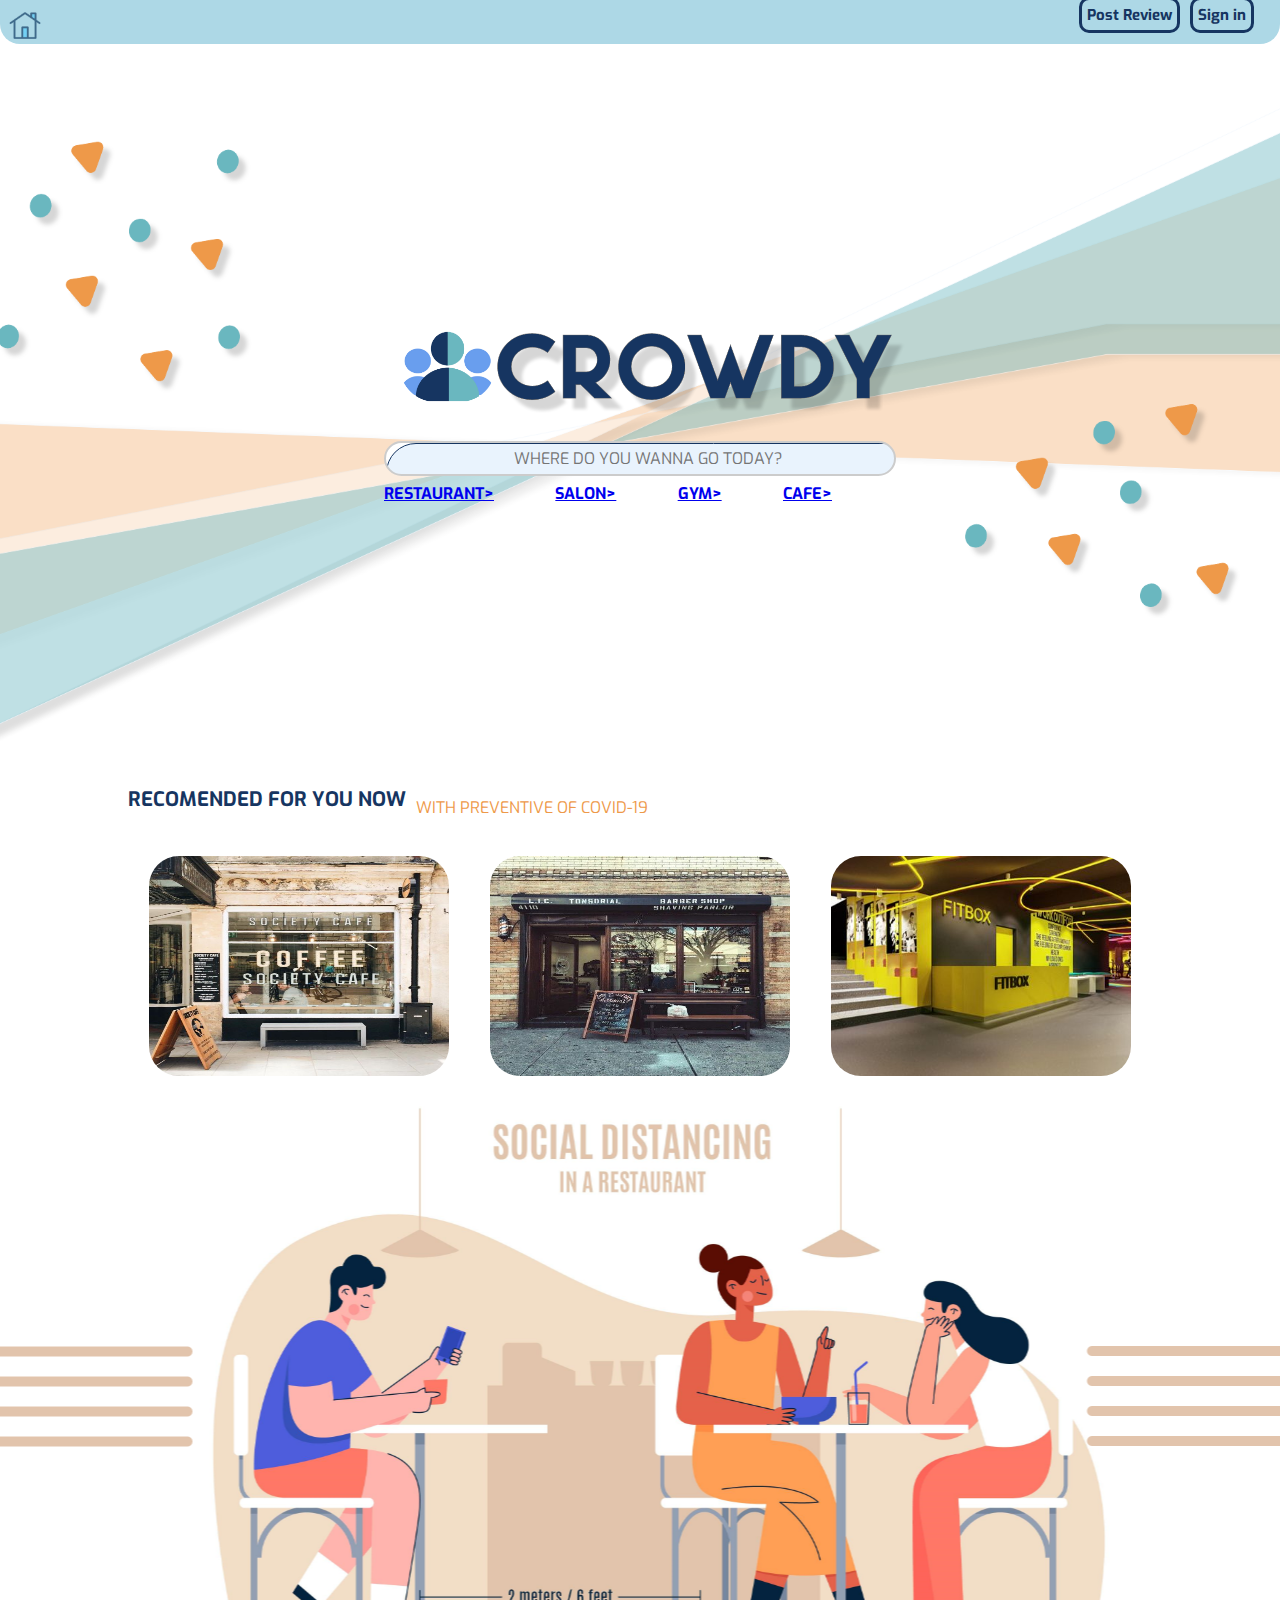
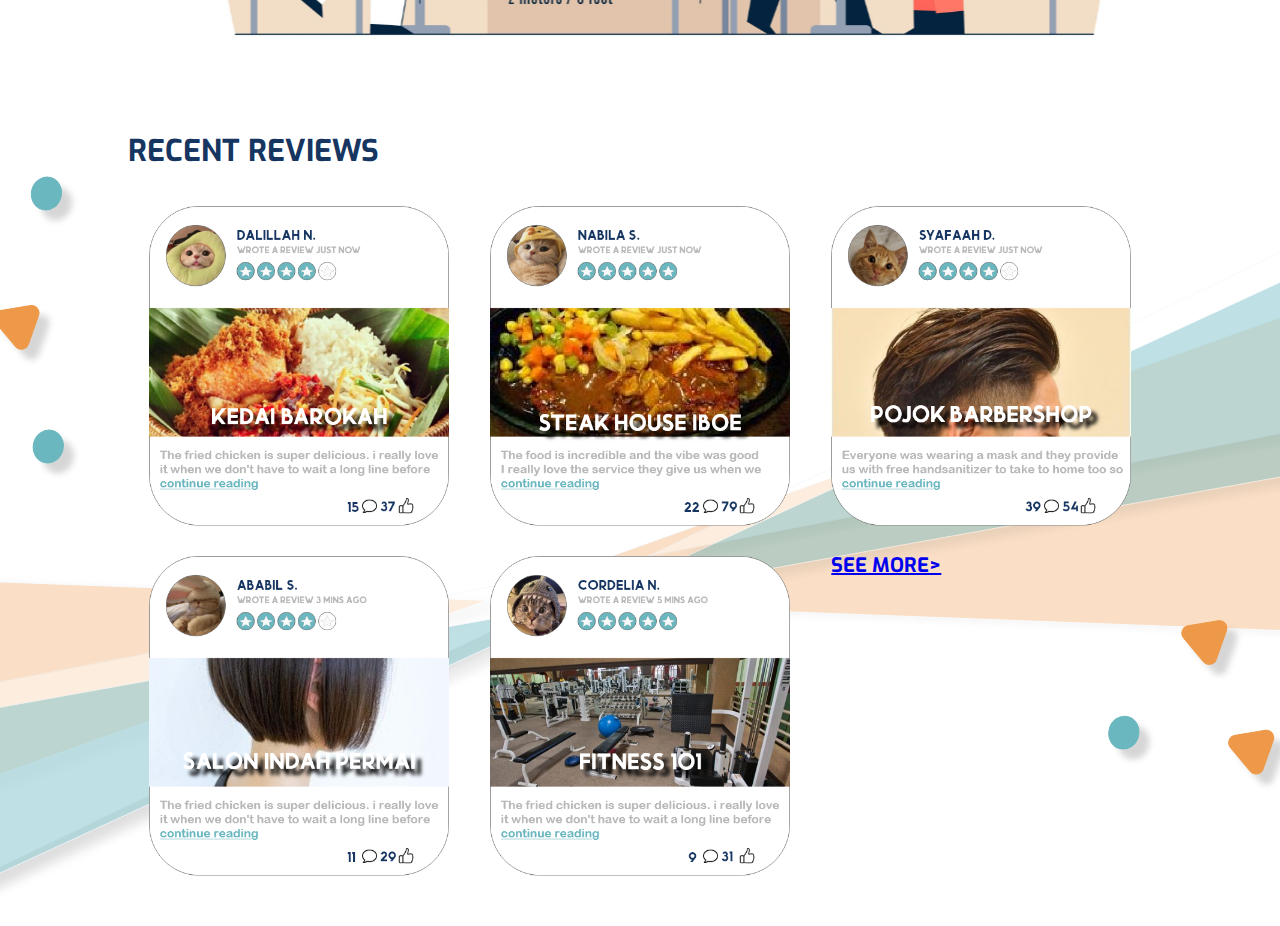
<file: index.html>
<!DOCTYPE html>
<html lang="en">
<head>
    <meta charset="UTF-8">
    <meta name="viewport" content="width=device-width, initial-scale=1.0">
    <title>Crowdy!</title>
    <link rel="icon" type="image/png" href="images/Logo.png">
    <link href="https://fonts.googleapis.com/css2?family=Exo:wght@800&display=swap" rel="stylesheet">
    <link rel="stylesheet" href="css/css_reset.css">
    <link rel="stylesheet" href="css/index.css">
</head>
<body>
    <div class="navigasi">
        <ul>

            <li style="margin-right: 80%;margin-top: 10px;">
                <img src="images/Home.png" alt="">
            </li>
            <li>
                <a href="login.html">Post Review</a>
            </li>
            <li>
                <a href="signup.html">Sign in</a>
            </li>
        </ul>
    </div>

    <div class="container1">
        <img src="images/CROWDY.png" alt="">
        <form action="">
            <input type="text" placeholder="                      WHERE DO YOU WANNA GO TODAY?">
            <!----<button type="submit">
                <icon src="images/magnifying-glass-search.png" alt="">
            </button>----->
        </form>
        <ul>
            <li><a href="search.html">RESTAURANT></a></li>
            <li><a href="search.html">SALON></a></li>
            <li><a href="search.html">GYM></a></li>
            <li><a href="search.html">CAFE></a></li>
        </ul>
    </div>

    <div class="container2">
        <h1>RECOMENDED FOR YOU NOW</h1>
        <p>WITH PREVENTIVE OF COVID-19</p>
        <div class="box">
            <div class="box-item">
                <a href="search.html">
                    <img src="images/Coffe.jpg" alt="">
                    <h2>RESTAURANT</h2>
                </a>
                
            </div>
            <div class="box-item">
                <a href="search.html">
                    <img src="images/Salon.jpg" alt="">
                    <h2>SALON</h2>
                </a>
            </div>
            <div class="box-item">
                <a href="search.html">
                    <img src="images/Gym.jpg" alt="">
                    <h2>GYM</h2>
                </a>
            </div>
        </div>
    </div>
    <div class="container3">
    </div>

    <div class="container4">
        <h1>RECENT REVIEWS</h1>
        <div class="box">
            <div class="box-item">
                <a href="profile.html">
                    <img src="images/review 1.png" alt="">
                </a>    
            </div>
            <div class="box-item">
                <a href="profile.html">
                    <img src="images/review  2.png" alt="">
                </a>
            </div>
            <div class="box-item">
                <a href="profile.html">
                    <img src="images/review  3.png" alt="">
                </a>
            </div>
            <div class="box-item">
                <a href="profile.html">
                    <img src="images/review   4.png" alt="">
                </a>
            </div>
            <div class="box-item">
                <a href="profile.html">
                    <img src="images/review.png" alt="">
                </a>
            </div>
            <div class="box-item">
                <a href="search.html" style="margin:auto;">SEE MORE></a>
            </div>
        </div>
    </div>
        

</body>
</html>
</file>
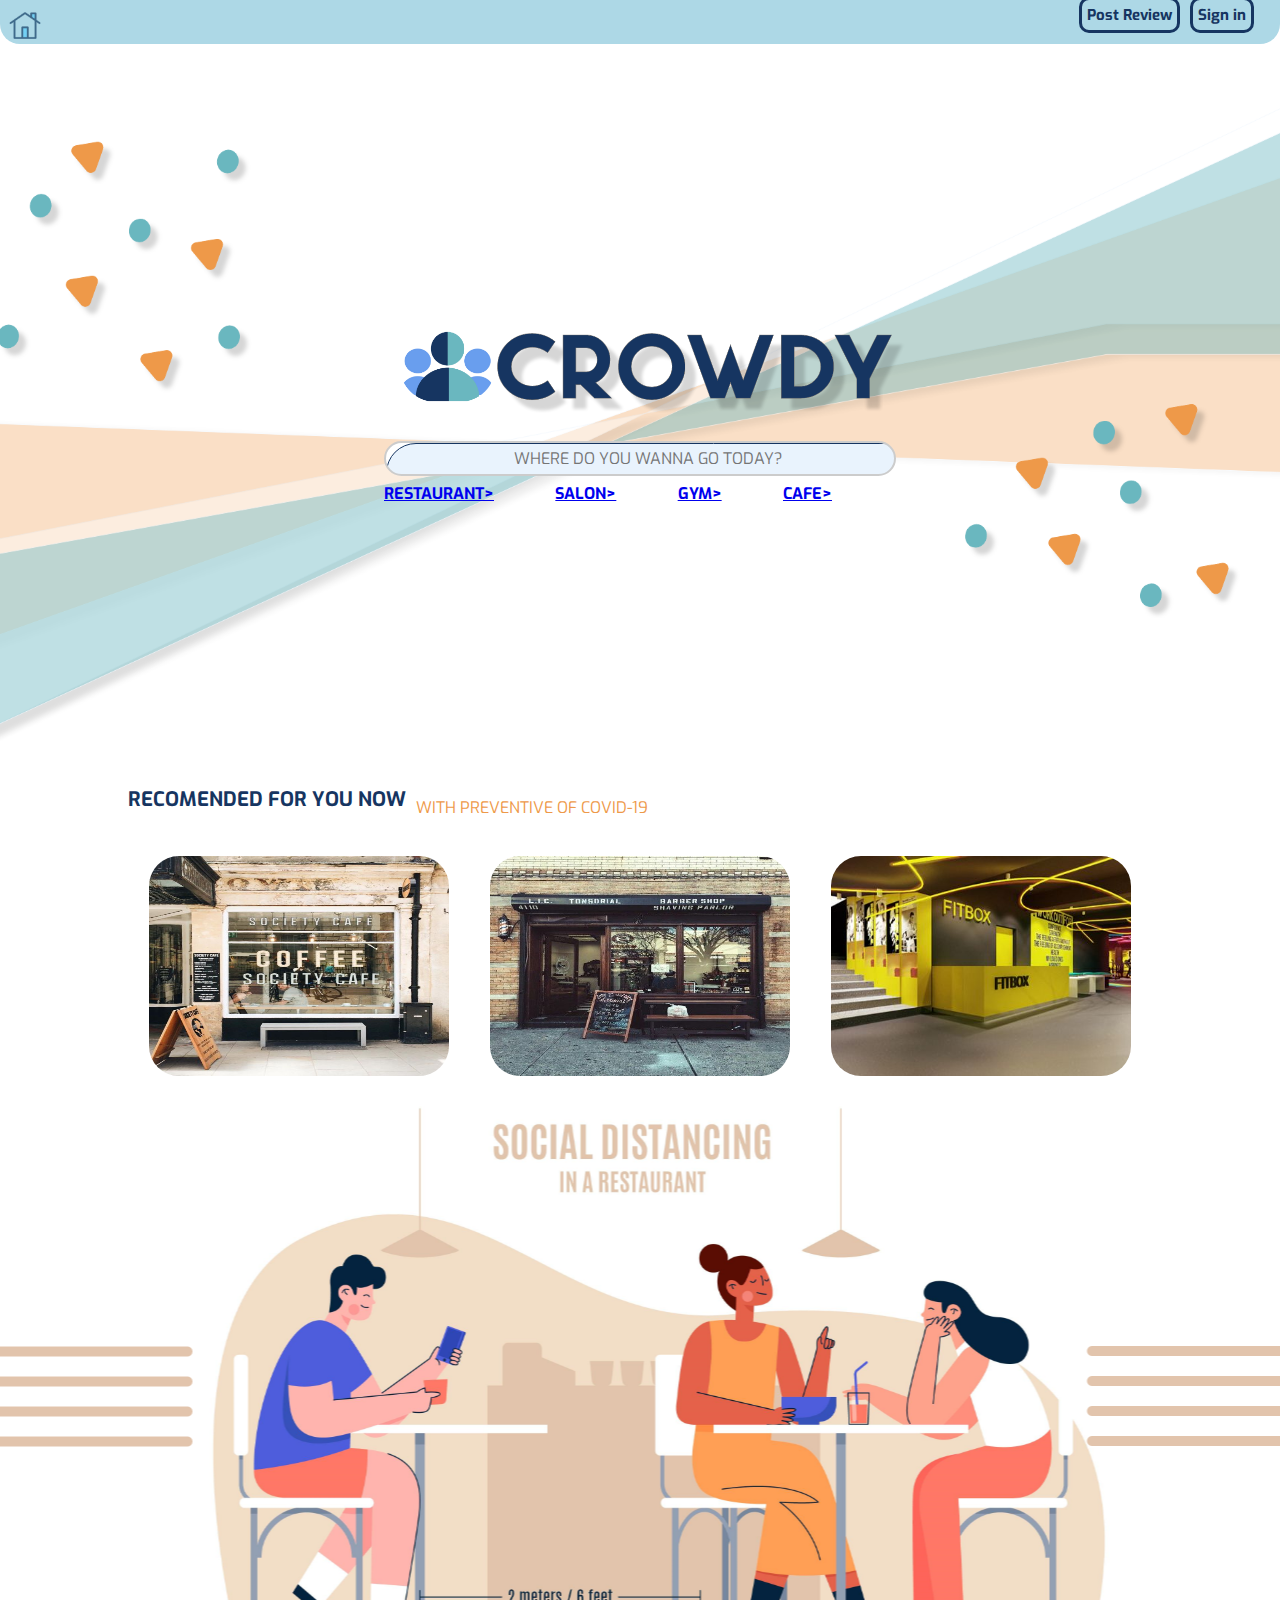
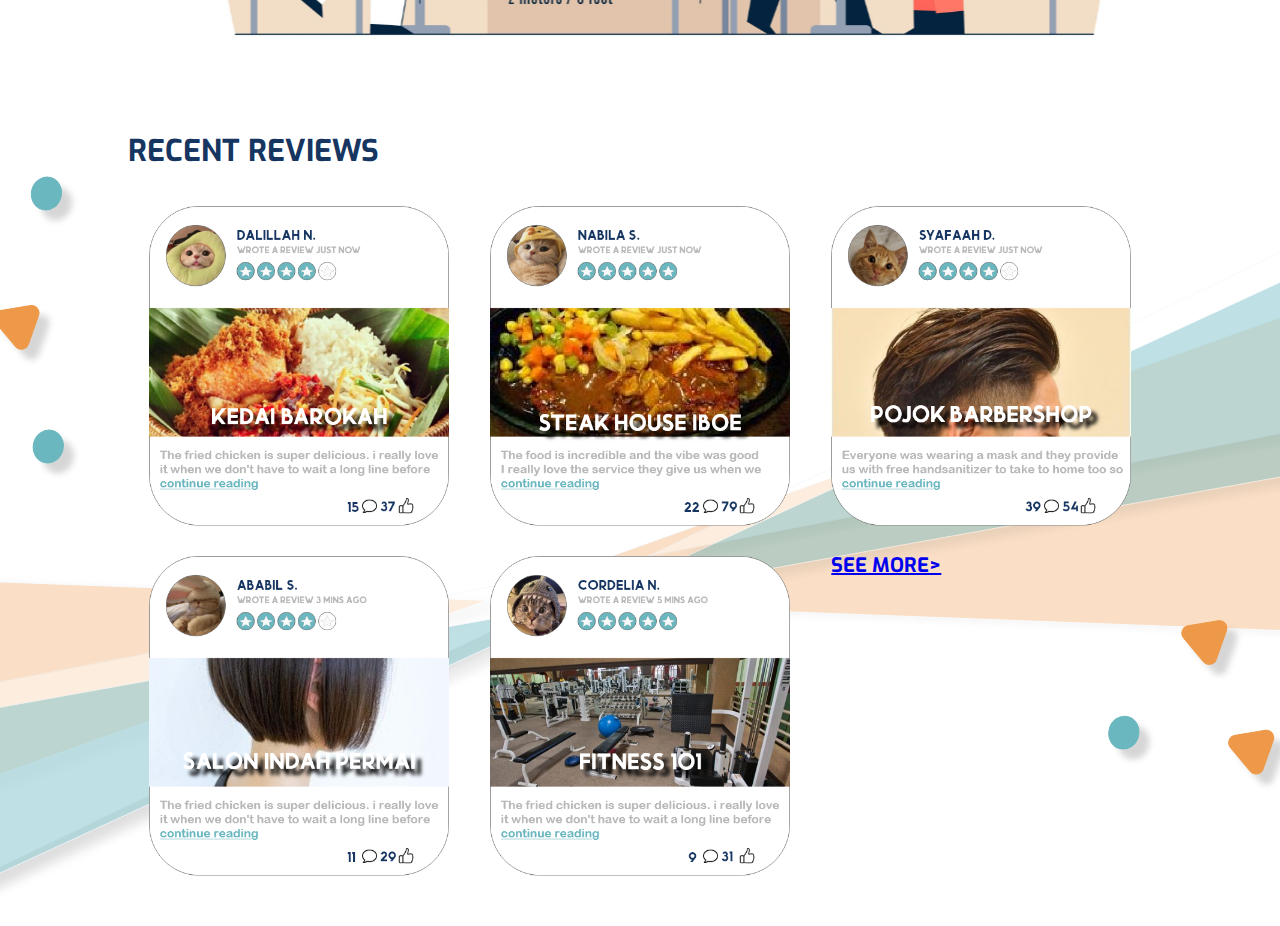
<file: CROWDY/index.html>
<!DOCTYPE html>
<html lang="en">
<head>
    <meta charset="UTF-8">
    <meta name="viewport" content="width=device-width, initial-scale=1.0">
    <title>Crowdy!</title>
    <link rel="icon" type="image/png" href="images/Logo.png">
    <link href="https://fonts.googleapis.com/css2?family=Exo:wght@800&display=swap" rel="stylesheet">
    <link rel="stylesheet" href="css/css_reset.css">
    <link rel="stylesheet" href="css/index.css">
</head>
<body>
    <div class="navigasi">
        <ul>

            <li style="margin-right: 80%;margin-top: 10px;">
                <img src="images/Home.png" alt="">
            </li>
            <li>
                <a href="login.html">Post Review</a>
            </li>
            <li>
                <a href="signup.html">Sign in</a>
            </li>
        </ul>
    </div>

    <div class="container1">
        <img src="images/CROWDY.png" alt="">
        <form action="">
            <input type="text" placeholder="                      WHERE DO YOU WANNA GO TODAY?">
            <!----<button type="submit">
                <icon src="images/magnifying-glass-search.png" alt="">
            </button>----->
        </form>
        <ul>
            <li><a href="search.html">RESTAURANT></a></li>
            <li><a href="search.html">SALON></a></li>
            <li><a href="search.html">GYM></a></li>
            <li><a href="search.html">CAFE></a></li>
        </ul>
    </div>

    <div class="container2">
        <h1>RECOMENDED FOR YOU NOW</h1>
        <p>WITH PREVENTIVE OF COVID-19</p>
        <div class="box">
            <div class="box-item">
                <a href="search.html">
                    <img src="images/Coffe.jpg" alt="">
                    <h2>RESTAURANT</h2>
                </a>
                
            </div>
            <div class="box-item">
                <a href="search.html">
                    <img src="images/Salon.jpg" alt="">
                    <h2>SALON</h2>
                </a>
            </div>
            <div class="box-item">
                <a href="search.html">
                    <img src="images/Gym.jpg" alt="">
                    <h2>GYM</h2>
                </a>
            </div>
        </div>
    </div>
    <div class="container3">
    </div>

    <div class="container4">
        <h1>RECENT REVIEWS</h1>
        <div class="box">
            <div class="box-item">
                <a href="search.html">
                    <img src="images/review 1.png" alt="">
                </a>    
            </div>
            <div class="box-item">
                <a href="search.html">
                    <img src="images/review  2.png" alt="">
                </a>
            </div>
            <div class="box-item">
                <a href="search.html">
                    <img src="images/review  3.png" alt="">
                </a>
            </div>
            <div class="box-item">
                <a href="search.html">
                    <img src="images/review   4.png" alt="">
                </a>
            </div>
            <div class="box-item">
                <a href="search.html">
                    <img src="images/review.png" alt="">
                </a>
            </div>
            <div class="box-item">
                <a href="#" style="margin:auto;">SEE MORE></a>
            </div>
        </div>
    </div>
        

</body>
</html>
</file>
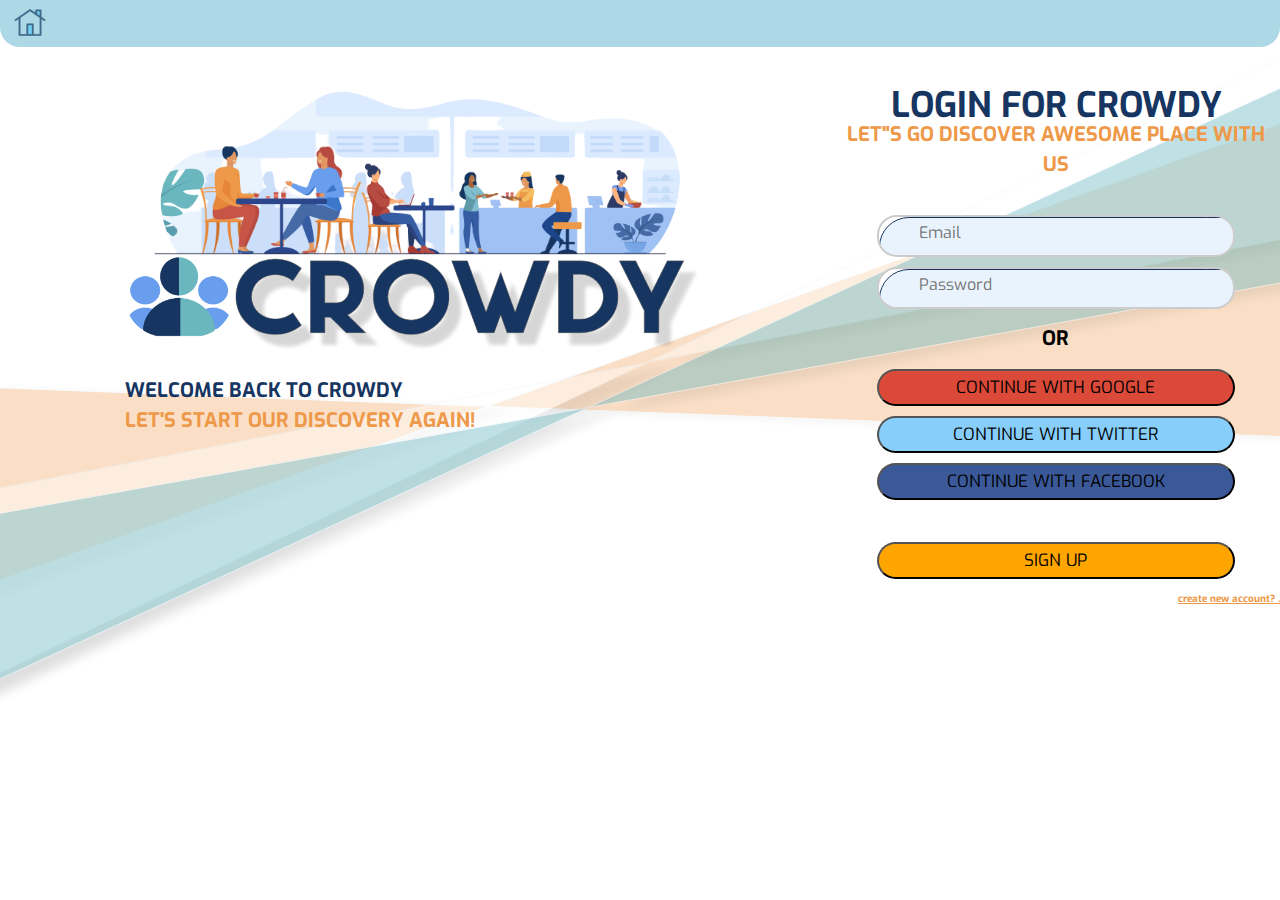
<file: login.html>
<!DOCTYPE html>
<html lang="en">
<head>
    <meta charset="UTF-8">
    <meta name="viewport" content="width=device-width, initial-scale=1.0">
    <title>Login</title>
    <link rel="icon" type="image/png" href="images/Logo.png">
    <link href="https://fonts.googleapis.com/css2?family=Exo:wght@800&display=swap" rel="stylesheet">
    <link rel="stylesheet" href="css/css_reset.css">
    <link rel="stylesheet" href="css/login.css">
</head>
<body>
    <div class="navigasi">
        <ul>
            <li style="margin-right: 75%;">
                <a href="index.html">
                    <img src="images/Home.png" alt="">
                </a>
            </li>
        </ul>
    </div>

    <div class="container">
        <div class="sebelah-kiri">
            <img src="images/place.png" alt="">
            <img src="images/CROWDY.png" alt="">
            <div class="deskripsi">
                <p class="warna-biru">WELCOME BACK TO CROWDY</p><br>
                <P class="warna-orange">LET'S START OUR DISCOVERY AGAIN!</P>
            </div>
            
        </div>
        <div class="sebelah-kanan">
            <h1>LOGIN FOR CROWDY</h1>
            <h2>LET"S GO DISCOVER AWESOME PLACE WITH US</h2>
            <form action="">
                <div class="nggak-sebaris">
                    <input type="email" placeholder="Email">
                    <input type="password" placeholder="Password">
                </div>
                <p>OR</p>
                
                <button style="background-color: #DB4A39;font-family: 'Exo', sans-serif;">
                    CONTINUE WITH GOOGLE
                </button>
                <button style="background-color: lightskyblue;font-family: 'Exo', sans-serif;">
                    CONTINUE WITH TWITTER
                </button>
                <button style="background-color:  #3B5998;font-family: 'Exo', sans-serif;">
                    CONTINUE WITH FACEBOOK
                </button>
                <br><br><br>

                <button type="submit" style="background-color: orange;">SIGN UP</button>
            </form>
            <a href="signup.html">create new account?        .</a>
        </div>
    </div>
    
    <script>src="login.js"</script>
    
</body>
</html>
</file>
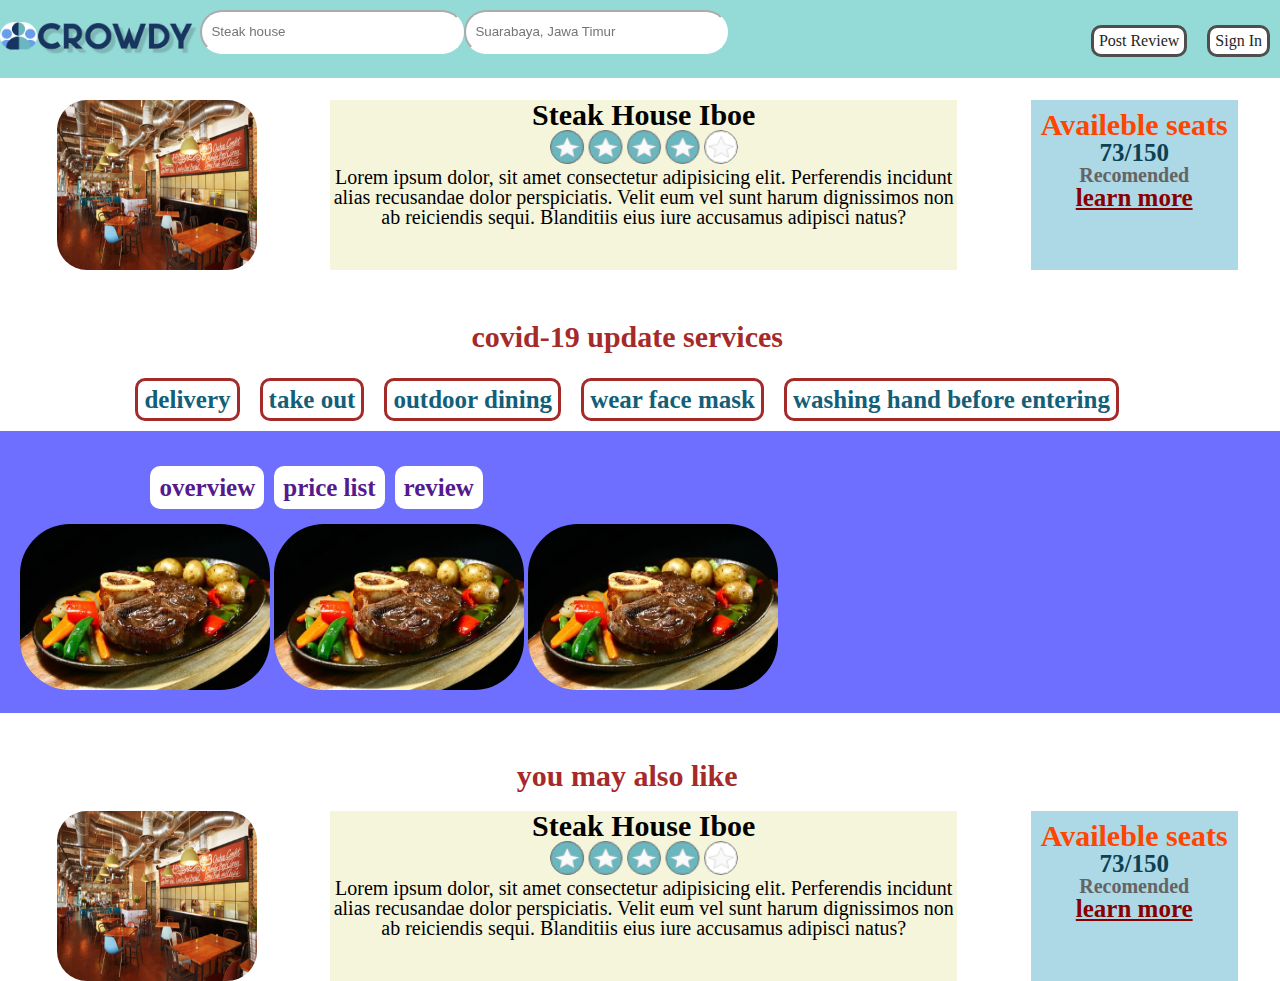
<file: profile.html>
<!DOCTYPE html>
<html lang="en">
<head>
    <meta charset="UTF-8">
    <meta name="viewport" content="width=device-width, initial-scale=1.0">
    <title>Profil</title>
    <link rel="stylesheet" href="css/css_reset.css">
    <link rel="stylesheet" href="css/profile.css">
</head>
<body>
    <div class="navigasi">
        <img src="images/CROWDY.png" alt="">
        <input type="text" placeholder="  Steak house"><input type="text" placeholder="  Suarabaya, Jawa Timur">

        <a href="signup.html">Sign In</a>
        <a href="login.html">Post Review</a>
    </div>
    <br><br><br><br><br>
    <div class="container">
        <div class="contain">
            <div class="box">
                <img src="images/f3.jpg" alt="">
                <div class="isi">
                    <center>
                        <a href="">
                            <h1 >Steak House Iboe</h1>
                        </a>
                        <img src="images/Rating.png" alt="">
                        <p>Lorem ipsum dolor, sit amet consectetur adipisicing elit. Perferendis incidunt alias recusandae dolor perspiciatis. Velit eum vel sunt harum dignissimos non ab reiciendis sequi. Blanditiis eius iure accusamus adipisci natus?</p>
                    </center>
                </div>
                <div class="isi2">
                    <h1 style="color: orangered;">Availeble seats</h1>
                    <h2 style="color: rgb(12, 65, 83);">73/150</h2>
                    <p style="color: rgb(100, 100, 100);font-size: 20px;">Recomended</p>
                    <a href="#" style="color: rgb(136, 0, 0);">learn more</a>
                </div>
            </div>
            <br><br>
            <center>
                <h1 style="color: brown;">covid-19 update services</h1>
            </center>
            <br>
            <ul>
                <li>delivery</li>
                <li>take out</li>
                <li>outdoor dining</li>
                <li>wear face mask</li>
                <li>washing hand before entering</li>
            </ul>

            

            <div class="box2">
                <ul>
                    <li><a href=""> overview </a></li>
                    <li><a href=""> price list </a></li>
                    <li><a href=""> review </a></li>
                    
                </ul>
                <div class="box-images">
                    <img src="images/steak4.jpg" alt="">
                    <img src="images/steak4.jpg" alt="">
                    <img src="images/steak4.jpg" alt="">
                </div>
            </div>
            <br><br><br>

            <center>
                <h1 style="color: brown;">you may also like</h1>
            </center>
            <div class="box">
                <img src="images/f3.jpg" alt="">
                <div class="isi">
                    <center>
                        <h1 >Steak House Iboe</h1>
                        <img src="images/Rating.png" alt="">
                        <p>Lorem ipsum dolor, sit amet consectetur adipisicing elit. Perferendis incidunt alias recusandae dolor perspiciatis. Velit eum vel sunt harum dignissimos non ab reiciendis sequi. Blanditiis eius iure accusamus adipisci natus?</p>
                    </center>
                </div>
                <div class="isi2">
                    <h1 style="color: orangered;">Availeble seats</h1>
                    <h2 style="color: rgb(12, 65, 83);">73/150</h2>
                    <p style="color: rgb(100, 100, 100);font-size: 20px;">Recomended</p>
                    <a href="#" style="color: rgb(136, 0, 0);">learn more</a>
                </div>
               
            </div>


        </div>
        
    </div>

</body>
</html>
</file>
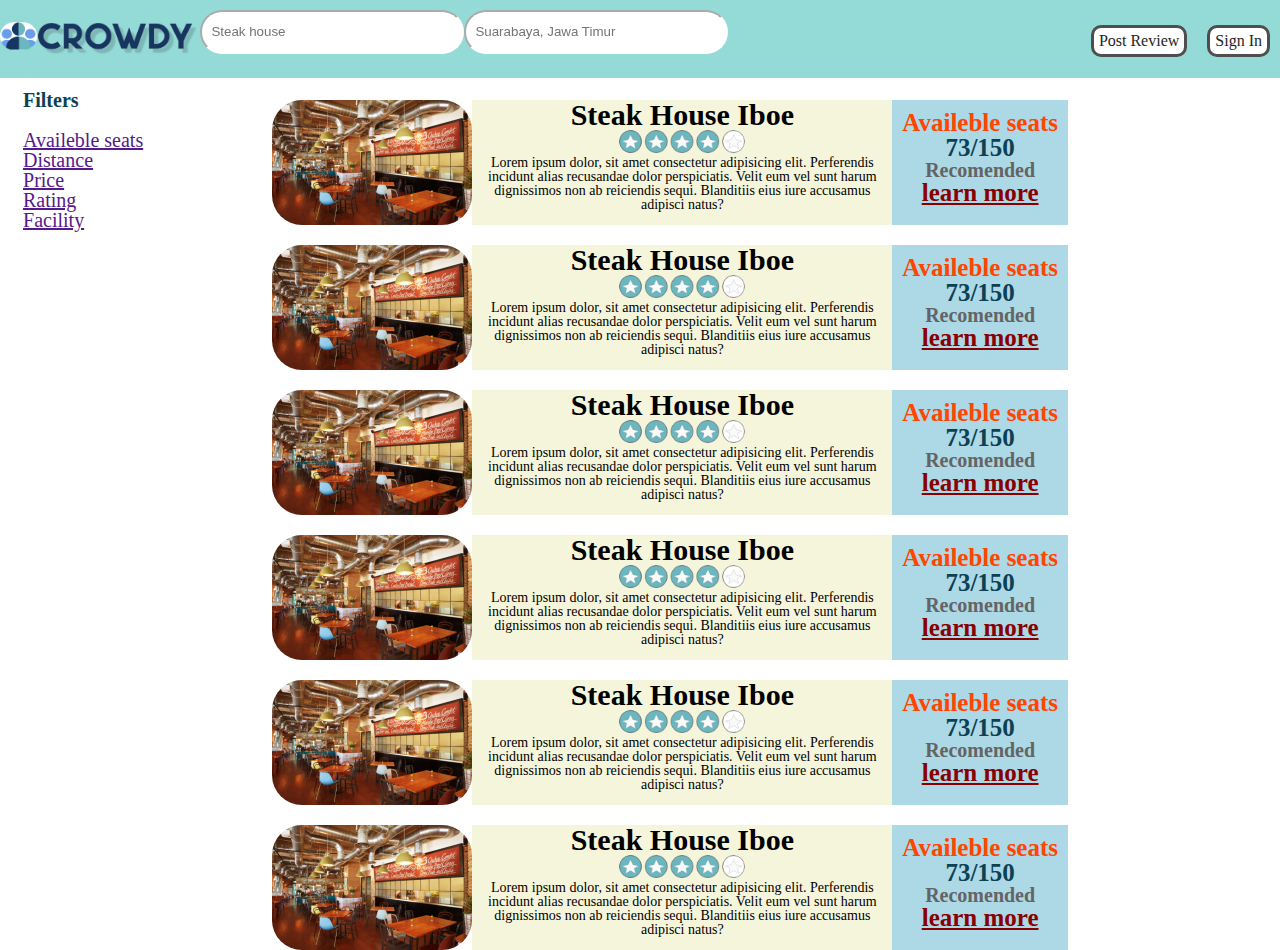
<file: search.html>
<!DOCTYPE html>
<html lang="en">
<head>
    <meta charset="UTF-8">
    <meta name="viewport" content="width=device-width, initial-scale=1.0">
    <title>Search Results</title>
    <link rel="stylesheet" href="css/css_reset.css">
    <link rel="stylesheet" href="css/search.css">
</head>
<body>
    <div class="navigasi">
        <img src="images/CROWDY.png" alt="">
        <input type="text" placeholder="  Steak house"><input type="text" placeholder="  Suarabaya, Jawa Timur">

        <a href="signup">Sign In</a>
        <a href="login.html">Post Review</a>
    </div>
    <br><br><br><br><br>
    <div class="container">
        <div class="filter">
            <h1>Filters</h1>
            <ul>
                <li><a href="">Availeble seats</a></li>
                <li><a href="">Distance </a></li>
                <li><a href="">Price</a></li>
                <li><a href="">Rating </a></li>
                <li><a href="">Facility </a></li>
            </ul>

        </div>
        <div class="contain">
            <div class="box">
                <img src="images/f3.jpg" alt="">
                <div class="isi">
                    <center>
                        <a href="profile.html">
                            <h1 >Steak House Iboe</h1>
                        </a>
                        <img src="images/Rating.png" alt="">
                        <p>Lorem ipsum dolor, sit amet consectetur adipisicing elit. Perferendis incidunt alias recusandae dolor perspiciatis. Velit eum vel sunt harum dignissimos non ab reiciendis sequi. Blanditiis eius iure accusamus adipisci natus?</p>
                    </center>
                </div>
                <div class="isi2">
                    <h1 style="color: orangered;">Availeble seats</h1>
                    <h2 style="color: rgb(12, 65, 83);">73/150</h2>
                    <p style="color: rgb(100, 100, 100);font-size: 20px;">Recomended</p>
                    <a href="#" style="color: rgb(136, 0, 0);">learn more</a>
                </div>
            </div>
            <div class="box">
                <img src="images/f3.jpg" alt="">
                <div class="isi">
                    <center>
                        <a href="profile.html">
                            <h1 >Steak House Iboe</h1>
                        </a>
                        <img src="images/Rating.png" alt="">
                        <p>Lorem ipsum dolor, sit amet consectetur adipisicing elit. Perferendis incidunt alias recusandae dolor perspiciatis. Velit eum vel sunt harum dignissimos non ab reiciendis sequi. Blanditiis eius iure accusamus adipisci natus?</p>
                    </center>
                </div>
                <div class="isi2">
                    <h1 style="color: orangered;">Availeble seats</h1>
                    <h2 style="color: rgb(12, 65, 83);">73/150</h2>
                    <p style="color: rgb(100, 100, 100);font-size: 20px;">Recomended</p>
                    <a href="#" style="color: rgb(136, 0, 0);">learn more</a>
                </div>
            </div>
            <div class="box">
                <img src="images/f3.jpg" alt="">
                <div class="isi">
                    <center>
                        <a href="profile.html">
                            <h1 >Steak House Iboe</h1>
                        </a>
                        <img src="images/Rating.png" alt="">
                        <p>Lorem ipsum dolor, sit amet consectetur adipisicing elit. Perferendis incidunt alias recusandae dolor perspiciatis. Velit eum vel sunt harum dignissimos non ab reiciendis sequi. Blanditiis eius iure accusamus adipisci natus?</p>
                    </center>
                </div>
                <div class="isi2">
                    <h1 style="color: orangered;">Availeble seats</h1>
                    <h2 style="color: rgb(12, 65, 83);">73/150</h2>
                    <p style="color: rgb(100, 100, 100);font-size: 20px;">Recomended</p>
                    <a href="#" style="color: rgb(136, 0, 0);">learn more</a>
                </div>
            </div>
            <div class="box">
                <img src="images/f3.jpg" alt="">
                <div class="isi">
                    <center>
                        <a href="profile.html">
                            <h1 >Steak House Iboe</h1>
                        </a>
                        <img src="images/Rating.png" alt="">
                        <p>Lorem ipsum dolor, sit amet consectetur adipisicing elit. Perferendis incidunt alias recusandae dolor perspiciatis. Velit eum vel sunt harum dignissimos non ab reiciendis sequi. Blanditiis eius iure accusamus adipisci natus?</p>
                    </center>
                </div>
                <div class="isi2">
                    <h1 style="color: orangered;">Availeble seats</h1>
                    <h2 style="color: rgb(12, 65, 83);">73/150</h2>
                    <p style="color: rgb(100, 100, 100);font-size: 20px;">Recomended</p>
                    <a href="#" style="color: rgb(136, 0, 0);">learn more</a>
                </div>
            </div>
            <div class="box">
                <img src="images/f3.jpg" alt="">
                <div class="isi">
                    <center>
                        <a href="profile.html">
                            <h1 >Steak House Iboe</h1>
                        </a>
                        <img src="images/Rating.png" alt="">
                        <p>Lorem ipsum dolor, sit amet consectetur adipisicing elit. Perferendis incidunt alias recusandae dolor perspiciatis. Velit eum vel sunt harum dignissimos non ab reiciendis sequi. Blanditiis eius iure accusamus adipisci natus?</p>
                    </center>
                </div>
                <div class="isi2">
                    <h1 style="color: orangered;">Availeble seats</h1>
                    <h2 style="color: rgb(12, 65, 83);">73/150</h2>
                    <p style="color: rgb(100, 100, 100);font-size: 20px;">Recomended</p>
                    <a href="#" style="color: rgb(136, 0, 0);">learn more</a>
                </div>
            </div>
            <div class="box">
                <img src="images/f3.jpg" alt="">
                <div class="isi">
                    <center>
                        <a href="profile.html">
                            <h1 >Steak House Iboe</h1>
                        </a>
                        <img src="images/Rating.png" alt="">
                        <p>Lorem ipsum dolor, sit amet consectetur adipisicing elit. Perferendis incidunt alias recusandae dolor perspiciatis. Velit eum vel sunt harum dignissimos non ab reiciendis sequi. Blanditiis eius iure accusamus adipisci natus?</p>
                    </center>
                </div>
                <div class="isi2">
                    <h1 style="color: orangered;">Availeble seats</h1>
                    <h2 style="color: rgb(12, 65, 83);">73/150</h2>
                    <p style="color: rgb(100, 100, 100);font-size: 20px;">Recomended</p>
                    <a href="profile.html" style="color: rgb(136, 0, 0);">learn more</a>
                </div>
            </div>
        </div>
        
    </div>

</body>
</html>
</file>
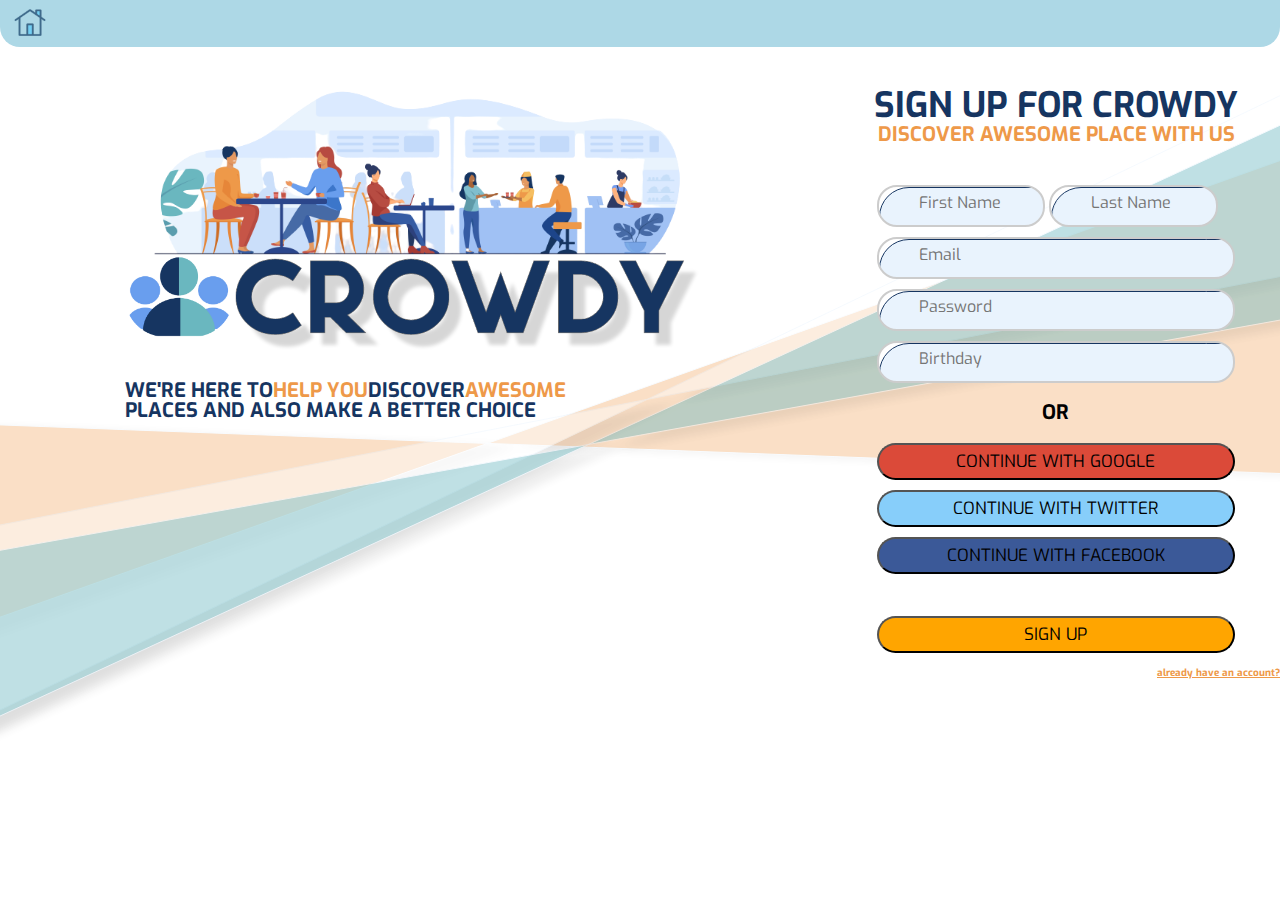
<file: signup.html>
<!DOCTYPE html>
<html lang="en">
<head>
    <meta charset="UTF-8">
    <meta name="viewport" content="width=device-width, initial-scale=1.0">
    <title>Sign In</title>
    <link rel="icon" type="image/png" href="images/Logo.png">
    <link href="https://fonts.googleapis.com/css2?family=Exo:wght@800&display=swap" rel="stylesheet">
    <link rel="stylesheet" href="css/css_reset.css">
    <link rel="stylesheet" href="css/signup.css">
</head>
<body>
    <div class="navigasi">
        <ul>
            <li style="margin-right: 75%;">
                <a href="index.html">
                    <img src="images/Home.png" alt="">
                </a>
            </li>
        </ul>
    </div>

    <div class="container">
        <div class="sebelah-kiri">
            <img src="images/place.png" alt="">
            <img src="images/CROWDY.png" alt="">
            <div class="deskripsi">
                <p class="warna-biru">WE'RE HERE TO</p>
                <P class="warna-orange">HELP YOU</P>
                <P class="warna-biru">DISCOVER</P>
                <P class="warna-orange">AWESOME</P>
                <P class="warna-biru">PLACES AND ALSO MAKE A BETTER CHOICE</P>
            </div>
            
        </div>
        <div class="sebelah-kanan">
            <h1>SIGN UP FOR CROWDY</h1>
            <h2>DISCOVER AWESOME PLACE WITH US</h2>
            <form action="">
                <div class="sebaris">
                    <input type="text" placeholder="First Name">
                    <input type="text" placeholder="Last Name">
                </div>
                <div class="nggak-sebaris">
                    <input type="email" placeholder="Email">
                    <input type="password" placeholder="Password">
                    <input type="datetime" placeholder="Birthday">
                </div>
                <p>OR</p>
                
                <button style="background-color: #DB4A39;font-family: 'Exo', sans-serif;">
                    CONTINUE WITH GOOGLE
                </button>
                <button style="background-color: lightskyblue;font-family: 'Exo', sans-serif;">
                    CONTINUE WITH TWITTER
                </button>
                <button style="background-color:  #3B5998;font-family: 'Exo', sans-serif;">
                    CONTINUE WITH FACEBOOK
                </button>
                <br><br><br>

                <button type="submit" style="background-color: orange;">SIGN UP</button>
            </form>
            <a href="login.html">already have an account?</a>
        </div>
    </div>
    
    <script>src="signup.js"</script>
    
</body>
</html>
</file>
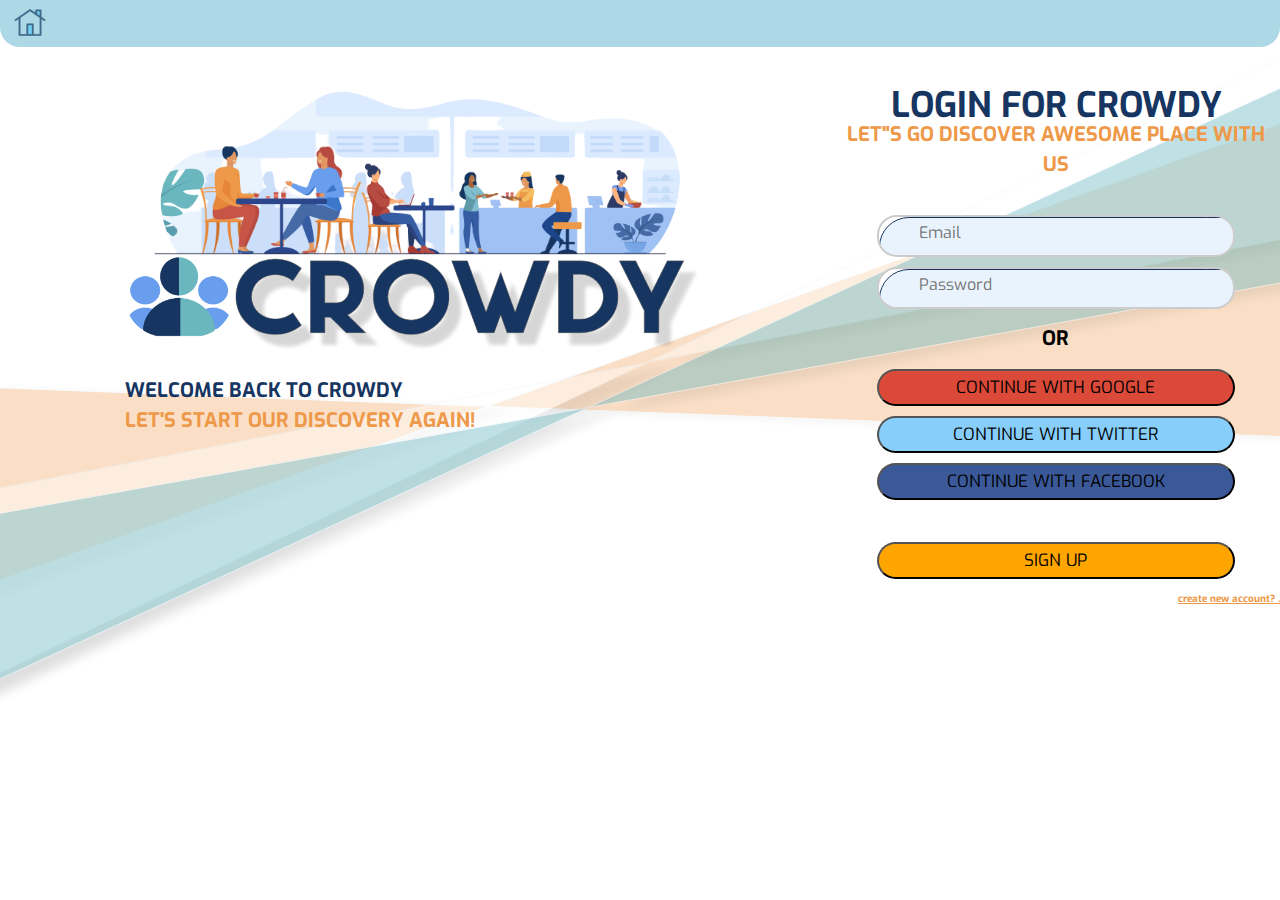
<file: CROWDY/login.html>
<!DOCTYPE html>
<html lang="en">
<head>
    <meta charset="UTF-8">
    <meta name="viewport" content="width=device-width, initial-scale=1.0">
    <title>Login</title>
    <link rel="icon" type="image/png" href="images/Logo.png">
    <link href="https://fonts.googleapis.com/css2?family=Exo:wght@800&display=swap" rel="stylesheet">
    <link rel="stylesheet" href="css/css_reset.css">
    <link rel="stylesheet" href="css/login.css">
</head>
<body>
    <div class="navigasi">
        <ul>
            <li style="margin-right: 75%;">
                <a href="index.html">
                    <img src="images/Home.png" alt="">
                </a>
            </li>
        </ul>
    </div>

    <div class="container">
        <div class="sebelah-kiri">
            <img src="images/place.png" alt="">
            <img src="images/CROWDY.png" alt="">
            <div class="deskripsi">
                <p class="warna-biru">WELCOME BACK TO CROWDY</p><br>
                <P class="warna-orange">LET'S START OUR DISCOVERY AGAIN!</P>
            </div>
            
        </div>
        <div class="sebelah-kanan">
            <h1>LOGIN FOR CROWDY</h1>
            <h2>LET"S GO DISCOVER AWESOME PLACE WITH US</h2>
            <form action="">
                <div class="nggak-sebaris">
                    <input type="email" placeholder="Email">
                    <input type="password" placeholder="Password">
                </div>
                <center><p>OR</p></center>
                
                <button style="background-color: #DB4A39;font-family: 'Exo', sans-serif;">
                    CONTINUE WITH GOOGLE
                </button>
                <button style="background-color: lightskyblue;font-family: 'Exo', sans-serif;">
                    CONTINUE WITH TWITTER
                </button>
                <button style="background-color:  #3B5998;font-family: 'Exo', sans-serif;">
                    CONTINUE WITH FACEBOOK
                </button>
                <br><br><br>

                <button type="submit" style="background-color: orange;">SIGN UP</button>
            </form>
            <a href="signup.html">create new account?        .</a>
        </div>
    </div>
    
    
</body>
</html>
</file>
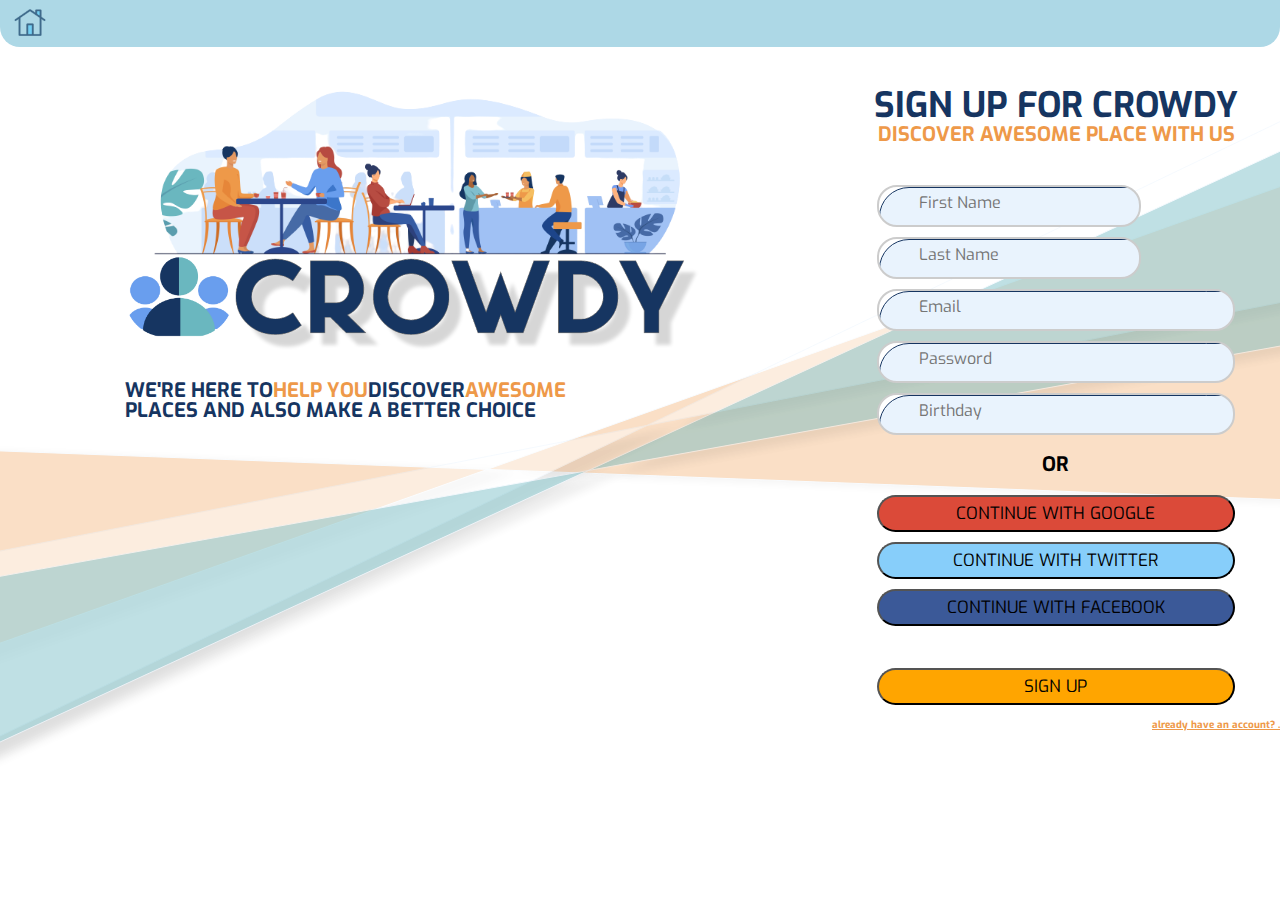
<file: CROWDY/signup.html>
<!DOCTYPE html>
<html lang="en">
<head>
    <meta charset="UTF-8">
    <meta name="viewport" content="width=device-width, initial-scale=1.0">
    <title>Login</title>
    <link rel="icon" type="image/png" href="images/Logo.png">
    <link href="https://fonts.googleapis.com/css2?family=Exo:wght@800&display=swap" rel="stylesheet">
    <link rel="stylesheet" href="css/css_reset.css">
    <link rel="stylesheet" href="css/login.css">
</head>
<body>
    <div class="navigasi">
        <ul>
            <li style="margin-right: 75%;">
                <a href="index.html">
                    <img src="images/Home.png" alt="">
                </a>
            </li>
        </ul>
    </div>

    <div class="container">
        <div class="sebelah-kiri">
            <img src="images/place.png" alt="">
            <img src="images/CROWDY.png" alt="">
            <div class="deskripsi">
                <p class="warna-biru">WE'RE HERE TO</p>
                <P class="warna-orange">HELP YOU</P>
                <P class="warna-biru">DISCOVER</P>
                <P class="warna-orange">AWESOME</P>
                <P class="warna-biru">PLACES AND ALSO MAKE A BETTER CHOICE</P>
            </div>
            
        </div>
        <div class="sebelah-kanan">
            <h1>SIGN UP FOR CROWDY</h1>
            <h2>DISCOVER AWESOME PLACE WITH US</h2>
            <form action="">
                <div class="sebaris">
                    <input type="text" placeholder="First Name">
                    <input type="text" placeholder="Last Name">
                </div>
                <div class="nggak-sebaris">
                    <input type="email" placeholder="Email">
                    <input type="password" placeholder="Password">
                    <input type="datetime" placeholder="Birthday">
                </div>
                <center><p>OR</p></center>
                
                <button style="background-color: #DB4A39;font-family: 'Exo', sans-serif;">
                    CONTINUE WITH GOOGLE
                </button>
                <button style="background-color: lightskyblue;font-family: 'Exo', sans-serif;">
                    CONTINUE WITH TWITTER
                </button>
                <button style="background-color:  #3B5998;font-family: 'Exo', sans-serif;">
                    CONTINUE WITH FACEBOOK
                </button>
                <br><br><br>

                <button type="submit" style="background-color: orange;">SIGN UP</button>
            </form>
            <a href="login.html">already have an account?        .</a>
        </div>
    </div>
    
    
</body>
</html>
</file>
<file: css/index.css>
.navigasi{
    width: 100%;
    height: auto;
    background-color: lightblue;
    position: fixed;
    border-radius: 0px 0px 20px 20px;
    display: block;
}

.navigasi  li{
    float: left;
    padding: 3px auto; 
    margin-top: 7px;
}

.navigasi li a{
    text-decoration: none;
    margin: 10px 5px;
    color: #163561;
    font-size: 15px;
    font-family: 'Exo', sans-serif;
    font-weight: bold;
    border: solid #163561;
    border-radius: 10px;
    padding: 5px;
}
.navigasi li:hover {
    transform: scale(1.2);
}

.navigasi  li img{
    width: 50px;
}
.container1{
    margin: 0;
    width: 100%;
    height: 750px;
    background-image : url("../images/back\ home.png");
    background-position: center;
    background-repeat: no-repeat;
    background-size: cover;
}

.container1 img{
    margin-top: 300px;
    margin-left: 400px;
    margin-bottom: 0px;
    width: 40%;
}
.container1 form{
    margin: 0px 30%;
    display: flex;

}
.container1 form input{
    width: 100%;
    height: 35px;
    border-radius: 30px;
    font-family: 'Exo', sans-serif;
    box-sizing: border-box;
    border: 2px solid #ccc;
    font-size: 16px;
    background-color: white;
    background-image: url('/images/Search\ Bar.png'); 
    background-repeat: no-repeat;
    padding: 12px 20px 12px 40px;
    
}

.container1 form button{
    border-radius: 30px;
    margin-left: 5px;
}
.container1 ul{
    margin: 10px 30%;
    width: 35%;
    display: flex;
    flex-wrap: wrap;
    justify-content: space-between;
}
.container1 ul li a{
    font-weight: bold;
    font-family: 'Exo', sans-serif;
}
.container2 h1,p{
    float: left;
    margin: 40px 5px;
}
.container2 h1{
    margin-left: 10%;
    font-size: 30px;
    font-weight: bold;
    color: #163561;
    font-size: 20px;
    font-family: 'Exo', sans-serif;
    float: left;
}
.container2 p{
    color: #EE9949;
    font-family: 'Exo', sans-serif;
    padding-top: 10px;
    float: left;
}
.container2 .box{
    width: 80%;
    height: auto;
    display: flex;
    margin: 20px auto;
    flex-wrap: wrap;
    justify-content: space-around;
}
.container2 .box .box-item {
    width: 300px;
    height: 220px;
}
.container2 .box .box-item a{
    text-decoration: none;
}
.container2 .box .box-item h2{
    color: black;
    text-align: center;
    font-weight: bold;
    font-size: 35px;
    font-family: 'Exo', sans-serif;
    opacity: 0;

}
.container2 .box .box-item:hover h2{
    transform: translateY(-3.5cm);
    background-color: white;
    opacity: 1;
    
}
.container2 .box .box-item img{
    width: 100%;
    height: 100%;
    border-radius: 30px;
}
.container3 {
    width: 100%;
    background: url("../images/Social\ Distancing.png") no-repeat center center;
    height: 600px;
}

.container4{
    background: url("../images/back\ home.png") no-repeat center center;
}
.container4 h1{
    margin-left: 10%;
    font-size: 40px;
    font-weight: bold;
    font-family: 'Exo', sans-serif;
    color: #163561;
}
.container4 h1,p{
    float: left;
    margin: 40px 5px;
}
.container4 h1{
    margin-left: 10%;
    font-size: 30px;
    font-weight: bold;
    font-family: 'Exo', sans-serif;
    color: #163561;
}
.container4 p{
    color: #EE9949;
    padding-top: 10px;
}
.container4 .box{
    width: 80%;
    height: auto;
    display: flex;
    margin: 20px auto;
    flex-wrap: wrap;
    justify-content: space-around;
}
.container4 .box .box-item {
    width: 300px;
    height: 320px;
    margin-bottom: 30px;
    font-weight: bold;
    color: #163561;
    font-size: 20px;
    font-family: 'Exo', sans-serif;
    
}
.container4 .box .box-item img{
    width: 100%;
    height: 100%;
    border-radius: 30px;
    
}


@media screen and (max-width: 600px) {
    .topnav a, .topnav input[type=text]{
      float: none;
      display: block;
      text-align: left;
      width: 100%;
      margin: 0;
      padding: 14px;
    }
}
</file>
<file: CROWDY/css/index.css>
.navigasi{
    width: 100%;
    height: auto;
    background-color: lightblue;
    position: fixed;
    border-radius: 0px 0px 20px 20px;
    display: block;
}

.navigasi  li{
    float: left;
    padding: 3px auto; 
    margin-top: 7px;
}

.navigasi li a{
    text-decoration: none;
    margin: 10px 5px;
    color: #163561;
    font-size: 15px;
    font-family: 'Exo', sans-serif;
    font-weight: bold;
    border: solid #163561;
    border-radius: 10px;
    padding: 5px;
}
.navigasi li:hover {
    transform: scale(1.2);
}

.navigasi  li img{
    width: 50px;
}
.container1{
    margin: 0;
    width: 100%;
    height: 750px;
    background-image : url("../images/back\ home.png");
    background-position: center;
    background-repeat: no-repeat;
    background-size: cover;
}

.container1 img{
    margin-top: 300px;
    margin-left: 400px;
    margin-bottom: 0px;
    width: 40%;
}
.container1 form{
    margin: 0px 30%;
    display: flex;

}
.container1 form input{
    width: 100%;
    height: 35px;
    border-radius: 30px;
    font-family: 'Exo', sans-serif;
    box-sizing: border-box;
    border: 2px solid #ccc;
    font-size: 16px;
    background-color: white;
    background-image: url('/images/Search\ Bar.png'); 
    background-repeat: no-repeat;
    padding: 12px 20px 12px 40px;
/* } */
}

.container1 form button{
    border-radius: 30px;
    margin-left: 5px;
}
.container1 ul{
    margin: 10px 30%;
    width: 35%;
    display: flex;
    flex-wrap: wrap;
    justify-content: space-between;
}
.container1 ul li a{
    font-weight: bold;
    font-family: 'Exo', sans-serif;
}
.container2 h1,p{
    float: left;
    margin: 40px 5px;
}
.container2 h1{
    margin-left: 10%;
    font-size: 30px;
    font-weight: bold;
    color: #163561;
    font-size: 20px;
    font-family: 'Exo', sans-serif;
    float: left;
}
.container2 p{
    color: #EE9949;
    font-family: 'Exo', sans-serif;
    padding-top: 10px;
    float: left;
}
.container2 .box{
    width: 80%;
    height: auto;
    display: flex;
    margin: 20px auto;
    flex-wrap: wrap;
    justify-content: space-around;
}
.container2 .box .box-item {
    width: 300px;
    height: 220px;
}
.container2 .box .box-item a{
    text-decoration: none;
}
.container2 .box .box-item h2{
    color: black;
    text-align: center;
    font-weight: bold;
    font-size: 35px;
    font-family: 'Exo', sans-serif;
    opacity: 0;

}
.container2 .box .box-item:hover h2{
    transform: translateY(-3.5cm);
    background-color: white;
    opacity: 1;
    
}
.container2 .box .box-item img{
    width: 100%;
    height: 100%;
    border-radius: 30px;
}
.container3 {
    width: 100%;
    background: url("../images/Social\ Distancing.png") no-repeat center center;
    height: 600px;
}

.container4{
    background: url("../images/back\ home.png") no-repeat center center;
}
.container4 h1{
    margin-left: 10%;
    font-size: 40px;
    font-weight: bold;
    font-family: 'Exo', sans-serif;
    color: #163561;
}
.container4 h1,p{
    float: left;
    margin: 40px 5px;
}
.container4 h1{
    margin-left: 10%;
    font-size: 30px;
    font-weight: bold;
    font-family: 'Exo', sans-serif;
    color: #163561;
}
.container4 p{
    color: #EE9949;
    padding-top: 10px;
}
.container4 .box{
    width: 80%;
    height: auto;
    display: flex;
    margin: 20px auto;
    flex-wrap: wrap;
    justify-content: space-around;
}
.container4 .box .box-item {
    width: 300px;
    height: 320px;
    margin-bottom: 30px;
    font-weight: bold;
    color: #163561;
    font-size: 20px;
    font-family: 'Exo', sans-serif;
    
}
.container4 .box .box-item img{
    width: 100%;
    height: 100%;
    border-radius: 30px;
    
}


@media screen and (max-width: 600px) {
    .topnav a, .topnav input[type=text]{
      float: none;
      display: block;
      text-align: left;
      width: 100%;
      margin: 0;
      padding: 14px;
    }
}
</file>
<file: css/login.css>
body{
    background: url("../images/back.png") no-repeat center center;
}

p{
    text-align: center;
}

.navigasi{
    width: 100%;
    height: auto;
    background-color: lightblue;
    display: flex;
    position: fixed;
    border-radius: 0px 0px 20px 20px;
    display: block;
}
.navigasi {
    width: 100%;
}
.navigasi  li{
    float: left;
    padding: 3px auto; 
    margin-top: 7px;
}
.navigasi li a{
    text-decoration: none;
    margin: 5px 5px;
    color: grey;
    font-size: 20px;
    font-weight: bold;
    font-family: 'Exo', sans-serif;

}
.navigasi li:hover {
    transform: scale(1.2);
}

.navigasi  li img{
    width: 50px;
}
.container{
    width: 100%;
    height: auto;
    flex-wrap: wrap;
    justify-content: center;
    padding-top: 50px;
}
.sebelah-kiri{
    width: 65%;
    height: 500px;
    float: left;
}
.sebelah-kanan{
    width: 35%;
    height: auto;
    float: left;
}
.sebelah-kiri img{
    width: 70%;
    margin-left: 15%;
    margin-right: 15%;
    margin-bottom: -65px;
}
.deskripsi{
    margin-top: 65px;
    width: 70%;
    margin-left: 15%;
    margin-right: 15%;
}
.sebelah-kiri p{
    float: left;
    text-align: center;
    font-weight: bold;
    font-size: 20px;
    font-family: 'Exo', sans-serif;
}
.sebelah-kiri .warna-biru {
    color: #163561;
}
.sebelah-kiri .warna-orange {
    color: #EE9949;
}
.sebelah-kanan{
    padding-top: 40px;
}
.sebelah-kanan h1{
    font-family: 'Exo', sans-serif;
    font-weight: bold;
    text-align: center;
    font-size: 35px;
    color: #163561;
}
.sebelah-kanan h2{
    font-weight: bold;
    font-family: 'Exo', sans-serif;
    text-align: center;
    font-size: 20px;
    color: #EE9949;
}
.sebelah-kanan a{
    font-weight: bold;
    font-family: 'Exo', sans-serif;
    font-size: 10px;
    color: #EE9949;
    float: right;
}

.sebelah-kanan h1,h2,a{
    line-height: 30px;
}

.sebelah-kanan form {
    margin-top: 30px;
    width: 80%;
    margin-left: 10%;margin-right: 10%;
}
.sebelah-kanan input{
    margin: 5px auto;
    border-radius: 20px;
    font-family: 'Exo', sans-serif;
    box-sizing: border-box;
    border: 2px solid #ccc;
    font-size: 16px;
    background-color: white;
    background-image: url('/images/Search\ Bar.png'); 
    background-repeat: no-repeat;
    padding: 5px 20px 12px 40px;
}

.nggak-sebaris input{
    width: 100%;
    background-color: #FFFFFF;
}
.sebelah-kanan form p{
    margin-top: 15px;
    margin-bottom: 15px;
    font-weight: bold;
    font-size: 20px ;
    font-family: 'Exo', sans-serif;
}
.sebelah-kanan form button{
    width: 100%;
    margin: 5px auto;
    height: auto;
    border-radius: 20px;
    font-size: 17px;
    font-family: 'Exo', sans-serif;
    padding-top: 5px;
    padding-bottom: 5px;
}

.deskripsi{
    margin-left: 125px;
    margin-right: 30px;
    font-family: 'Exo', sans-serif;
    font-size: 30px;
}

@media (max-width:1090px){
    .sebelah-kiri{
        width: 80%;
        margin-left: 10%;
        margin-right: 10%;
    }
    .sebelah-kanan{
        padding-top: 0%;
        width: 60%;
        margin-left: 20%;
        margin-right: 20%;
    }
}
</file>
<file: css/profile.css>
.navigasi{
    width: 100%;
    height: 1.8cm;
    padding-top: 10px;
    position: fixed;
    background-color: rgba(32, 178, 171, 0.479);
}
.navigasi img{
    width: 200px;
    float: left;
}
.navigasi input{
    width: 20%;
    height: 1cm;
    border-radius: 30px;
    border-color: white;
}
.navigasi a{
    text-decoration: none;
    color: rgb(37, 37, 37);
    float: right;
    background-color: white;
    margin: 15px 10px;
    border: solid rgb(78, 78, 78);
    border-radius: 10px;
    padding: 5px;
}
.container{
    width: 100%;
    display: flex;
    height: auto;
    
}
.filter{
    width: 18%;
    height: auto;
    font-size: 20px;
}
.filter h1{
    font-weight: bold;
    color: rgb(12, 65, 83);
}
.filter h1,ul{
    padding: 10px 10%;
}
.contain{
    width: 98%;
    height: 800px;
}
.box{
    width: 100%;
    height: 170px;
    margin: 20px;
    display: flex;
    flex-wrap: wrap;
    justify-content: space-around;
}
.box img{
    width: 200px;
    border-radius: 30px;
}
.box .isi{
    width: 50%;
    background-color: beige;
}
.box .isi img{
    width: 30%;
}
.box .isi a{
    text-decoration: none;
}
.box .isi h1{
    font-weight: bold;
    font-size: 30px;
    color: black;
    
}
.box .isi p{
    font-size: 20px;
}
.isi2{
    padding: 10px;
    background-color: lightblue;
    
}
.box .isi2{
    font-weight: bolder;
    font-size: 25px;
    text-align: center;
}
.contain h1{
    font-weight: bold;
    font-size: 30px;

}
.contain ul{
    display: flex;
    flex-wrap: wrap;
    justify-content: space-around;
    font-weight: bold;
    font-size: 25px;
    color: rgb(19, 95, 121);
    
}
.contain ul li{
    border: solid brown;
    border-radius: 10px;
    padding: 6px;
}
.box2{
    width: 100%;
    height: auto;
    background-color: rgba(0, 0, 255, 0.568);
    padding: 20px;
}

.box2 ul{
    justify-content: start;
    width: 30%;


}
.box2 ul li a{
    text-decoration: none;
}
.box2 ul li{
    border: solid rgba(165, 42, 42, 0);
    border-radius: 10px;
    padding: 6px;
    background-color: white;
    margin: 5px;
    
}
.box2 ul li:hover{
    color: white;
    background-color: rgb(5, 0, 36);
}
.box-images img{
    width: 250px;
    border-radius: 50px;
}
.box-images{
    width: 100%;
    justify-content: center;
}
</file>
<file: css/search.css>
.navigasi{
    width: 100%;
    height: 1.8cm;
    padding-top: 10px;
    position: fixed;
    background-color: rgba(32, 178, 171, 0.479);
}
.navigasi img{
    width: 200px;
    float: left;
}
.navigasi input{
    width: 20%;
    height: 1cm;
    border-radius: 30px;
    border-color: white;
}
.navigasi a{
    text-decoration: none;
    color: rgb(37, 37, 37);
    float: right;
    background-color: white;
    margin: 15px 10px;
    border: solid rgb(78, 78, 78);
    border-radius: 10px;
    padding: 5px;
}
.container{
    width: 100%;
    display: flex;
    height: auto;
    
}
.filter{
    width: 18%;
    height: auto;
    font-size: 20px;
}
.filter h1{
    font-weight: bold;
    color: rgb(12, 65, 83);
}
.filter h1,ul{
    padding: 10px 10%;
}
.contain{
    width: 82%;
    height: 800px;
}
.box{
    width: 80%;
    height: auto;
    margin: 20px;
    display: flex;
    flex-wrap: wrap;
    justify-content: center;
}
.box img{
    width: 200px;
    border-radius: 30px;
}
.box .isi{
    width: 50%;
    background-color: beige;
}
.box .isi img{
    width: 30%;
}
.box .isi a{
    text-decoration: none;
}
.box .isi h1{
    font-weight: bold;
    font-size: 30px;
    color: black;
    
}
.box .isi p{
    font-size: 14px;
}
.isi2{
    padding: 10px;
    background-color: lightblue;
    
}
.box .isi2{
    font-weight: bolder;
    font-size: 25px;
    text-align: center;
}
</file>
<file: css/signup.css>
body{
    background: url("../images/back.png") no-repeat center center;
}

p{
    text-align: center;
}

.navigasi{
    width: 100%;
    height: auto;
    background-color: lightblue;
    display: flex;
    position: fixed;
    border-radius: 0px 0px 20px 20px;
    display: block;
}
.navigasi {
    width: 100%;
}
.navigasi  li{
    float: left;
    padding: 3px auto; 
    margin-top: 7px;
}
.navigasi li a{
    text-decoration: none;
    margin: 5px 5px;
    color: grey;
    font-size: 20px;
    font-weight: bold;
    font-family: 'Exo', sans-serif;

}
.navigasi li:hover {
    transform: scale(1.2);
}

.navigasi  li img{
    width: 50px;
}
.container{
    width: 100%;
    height: auto;
    flex-wrap: wrap;
    justify-content: center;
    padding-top: 50px;
}
.sebelah-kiri{
    width: 65%;
    height: 500px;
    float: left;
}
.sebelah-kanan{
    width: 35%;
    height: auto;
    float: left;
}
.sebelah-kiri img{
    width: 70%;
    margin-left: 15%;
    margin-right: 15%;
    margin-bottom: -65px;
}
.deskripsi{
    margin-top: 65px;
    width: 70%;
    margin-left: 15%;
    margin-right: 15%;
}
.sebelah-kiri p{
    float: left;
    text-align: center;
    font-weight: bold;
    font-size: 20px;
    font-family: 'Exo', sans-serif;
}
.sebelah-kiri .warna-biru {
    color: #163561;
}
.sebelah-kiri .warna-orange {
    color: #EE9949;
}
.sebelah-kanan{
    padding-top: 40px;
}
.sebelah-kanan h1{
    font-family: 'Exo', sans-serif;
    font-weight: bold;
    text-align: center;
    font-size: 35px;
    color: #163561;
}
.sebelah-kanan h2{
    font-weight: bold;
    font-family: 'Exo', sans-serif;
    text-align: center;
    font-size: 20px;
    color: #EE9949;
}
.sebelah-kanan a{
    font-weight: bold;
    font-family: 'Exo', sans-serif;
    font-size: 10px;
    color: #EE9949;
    float: right;
}

.sebelah-kanan h1,h2,a{
    line-height: 30px;
}

.sebelah-kanan form {
    margin-top: 30px;
    width: 80%;
    margin-left: 10%;margin-right: 10%;
}
.sebelah-kanan input{
    margin: 5px auto;
    border-radius: 20px;
    font-family: 'Exo', sans-serif;
    box-sizing: border-box;
    border: 2px solid #ccc;
    font-size: 16px;
    background-color: white;
    background-image: url('/images/Search\ Bar.png'); 
    background-repeat: no-repeat;
    padding: 5px 20px 12px 40px;
}
.sebaris input{
    width: 47%;
    background-color: #FFFFFF;
}
.nggak-sebaris input{
    width: 100%;
    background-color: #FFFFFF;
}
.sebelah-kanan form p{
    margin-top: 15px;
    margin-bottom: 15px;
    font-weight: bold;
    font-size: 20px ;
    font-family: 'Exo', sans-serif;
}
.sebelah-kanan form button{
    width: 100%;
    margin: 5px auto;
    height: auto;
    border-radius: 20px;
    font-size: 17px;
    font-family: 'Exo', sans-serif;
    padding-top: 5px;
    padding-bottom: 5px;
}

.deskripsi{
    margin-left: 125px;
    margin-right: 30px;
    font-family: 'Exo', sans-serif;
    font-size: 30px;
}

@media (max-width:1090px){
    .sebelah-kiri{
        width: 80%;
        margin-left: 10%;
        margin-right: 10%;
    }
    .sebelah-kanan{
        padding-top: 0%;
        width: 60%;
        margin-left: 20%;
        margin-right: 20%;
    }
}
</file>
<file: CROWDY/css/login.css>
body{
    background: url("../images/back.png") no-repeat center center;
}

.navigasi{
    width: 100%;
    height: auto;
    background-color: lightblue;
    display: flex;
    position: fixed;
    border-radius: 0px 0px 20px 20px;
    display: block;
}
.navigasi {
    width: 100%;
}
.navigasi  li{
    float: left;
    padding: 3px auto; 
    margin-top: 7px;
}
.navigasi li a{
    text-decoration: none;
    margin: 5px 5px;
    color: grey;
    font-size: 20px;
    font-weight: bold;
    font-family: 'Exo', sans-serif;

}
.navigasi li:hover {
    transform: scale(1.2);
}

.navigasi  li img{
    width: 50px;
}
.container{
    width: 100%;
    height: auto;
    flex-wrap: wrap;
    justify-content: center;
    padding-top: 50px;
}
.sebelah-kiri{
    width: 65%;
    height: 500px;
    float: left;
}
.sebelah-kanan{
    width: 35%;
    height: auto;
    float: left;
}
.sebelah-kiri img{
    width: 70%;
    margin-left: 15%;
    margin-right: 15%;
    margin-bottom: -65px;
}
.deskripsi{
    margin-top: 65px;
    width: 70%;
    margin-left: 15%;
    margin-right: 15%;
}
.sebelah-kiri p{
    float: left;
    text-align: center;
    font-weight: bold;
    font-size: 20px;
    font-family: 'Exo', sans-serif;
}
.sebelah-kiri .warna-biru {
    color: #163561;
}
.sebelah-kiri .warna-orange {
    color: #EE9949;
}
.sebelah-kanan{
    padding-top: 40px;
}
.sebelah-kanan h1{
    font-family: 'Exo', sans-serif;
    font-weight: bold;
    text-align: center;
    font-size: 35px;
    color: #163561;
}
.sebelah-kanan h2{
    font-weight: bold;
    font-family: 'Exo', sans-serif;
    text-align: center;
    font-size: 20px;
    color: #EE9949;
}
.sebelah-kanan a{
    font-weight: bold;
    font-family: 'Exo', sans-serif;
    font-size: 10px;
    color: #EE9949;
    float: right;
}

.sebelah-kanan h1,h2,a{
    line-height: 30px;
}

.sebelah-kanan form {
    margin-top: 30px;
    width: 80%;
    margin-left: 10%;margin-right: 10%;
}
.sebelah-kanan input{
    margin: 5px auto;
    border-radius: 20px;
    font-family: 'Exo', sans-serif;
    box-sizing: border-box;
    border: 2px solid #ccc;
    font-size: 16px;
    background-color: white;
    background-image: url('/images/Search\ Bar.png'); 
    background-repeat: no-repeat;
    padding: 5px 20px 12px 40px;
}

.nggak-sebaris input{
    width: 100%;
    background-color: #FFFFFF;
}
.sebelah-kanan form p{
    margin-top: 15px;
    margin-bottom: 15px;
    font-weight: bold;
    font-size: 20px ;
    font-family: 'Exo', sans-serif;
}
.sebelah-kanan form button{
    width: 100%;
    margin: 5px auto;
    height: auto;
    border-radius: 20px;
    font-size: 17px;
    font-family: 'Exo', sans-serif;
    padding-top: 5px;
    padding-bottom: 5px;
}

.deskripsi{
    margin-left: 125px;
    margin-right: 30px;
    font-family: 'Exo', sans-serif;
    font-size: 30px;
}

@media (max-width:1090px){
    .sebelah-kiri{
        width: 80%;
        margin-left: 10%;
        margin-right: 10%;
    }
    .sebelah-kanan{
        padding-top: 0%;
        width: 60%;
        margin-left: 20%;
        margin-right: 20%;
    }
}
</file>
